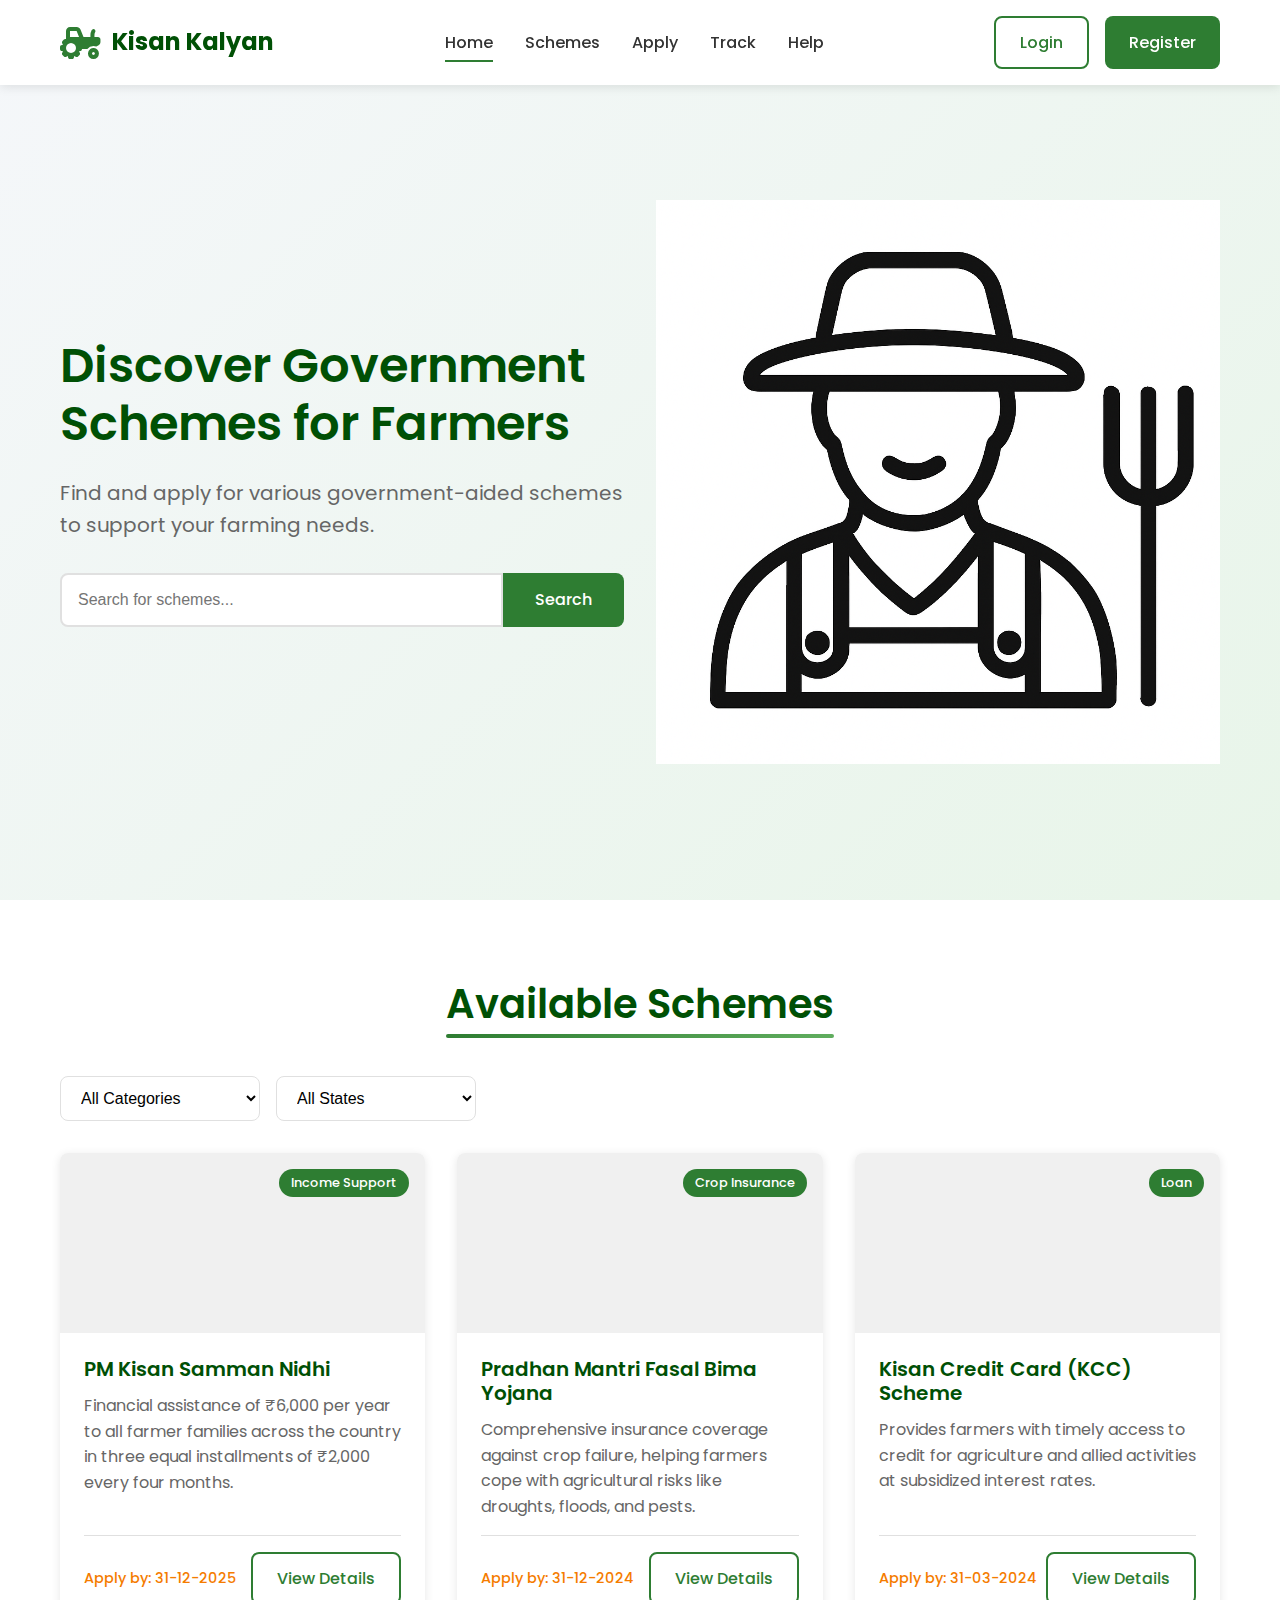
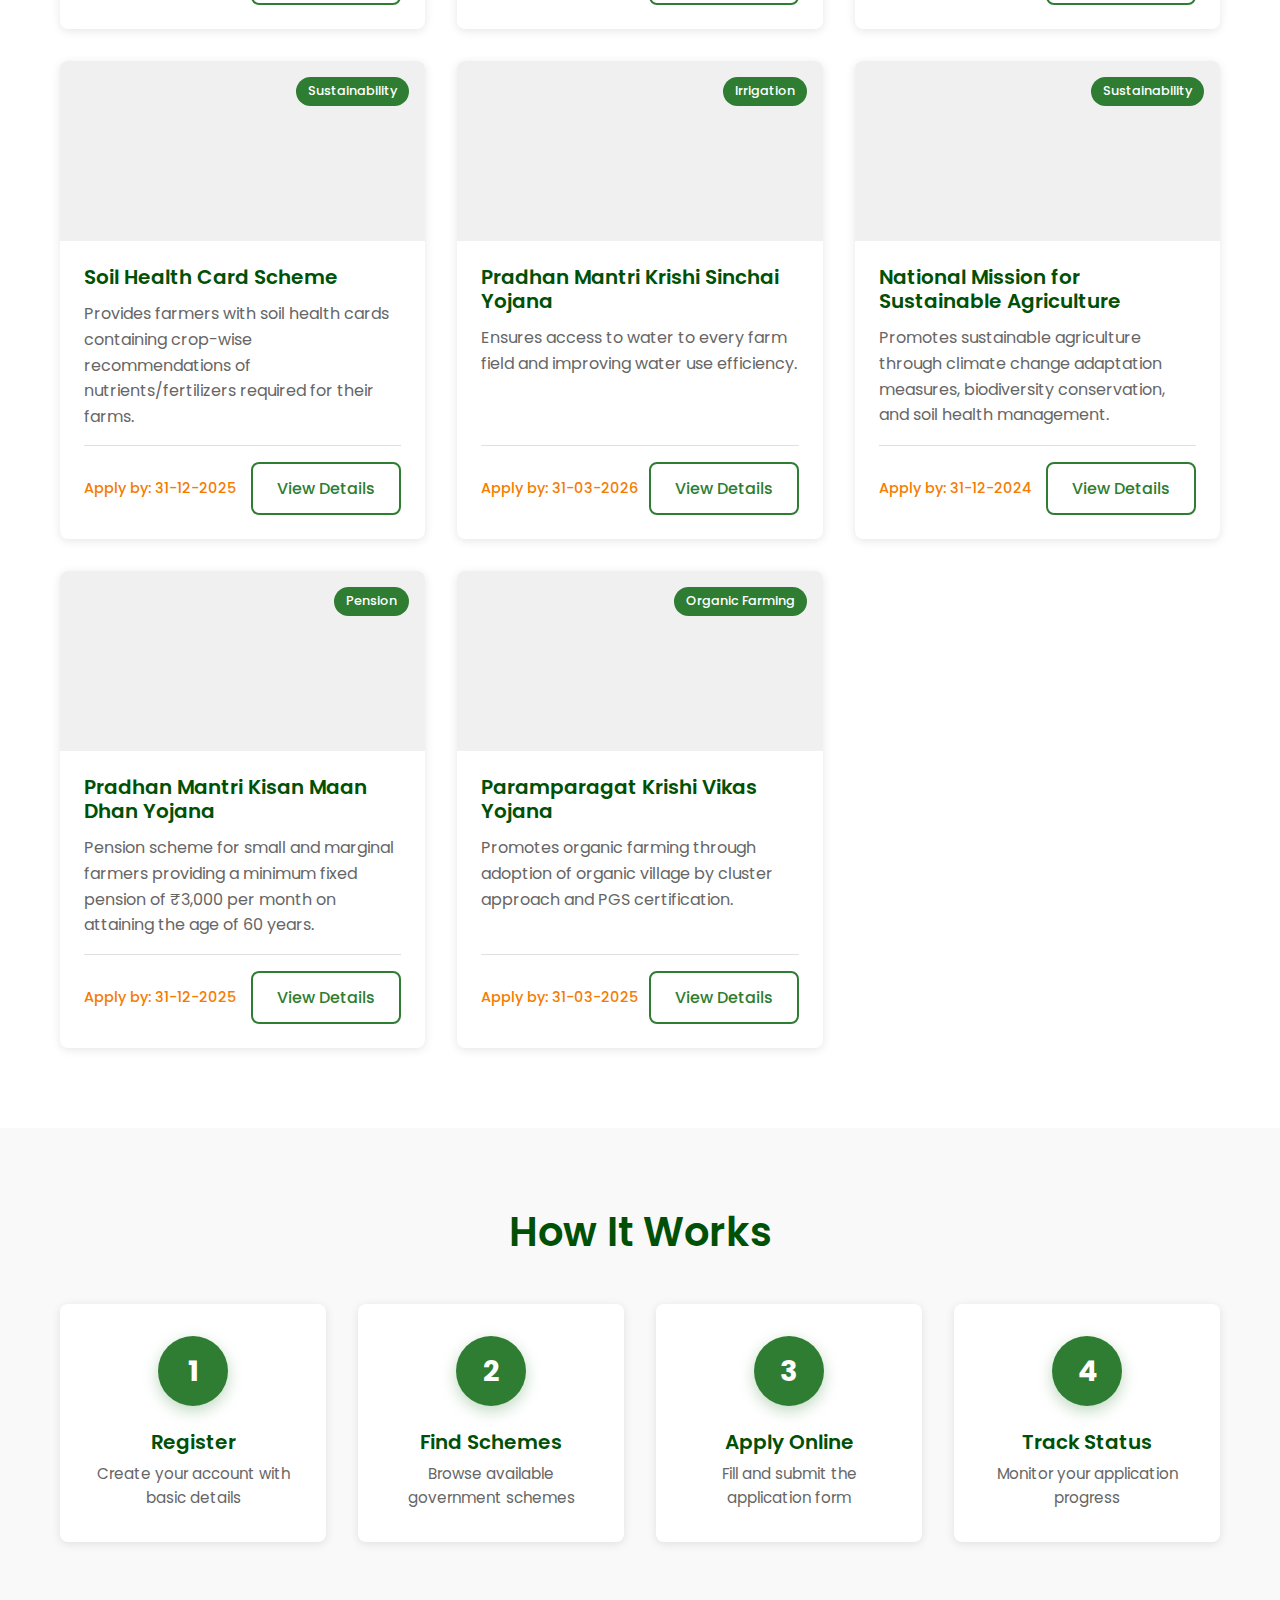
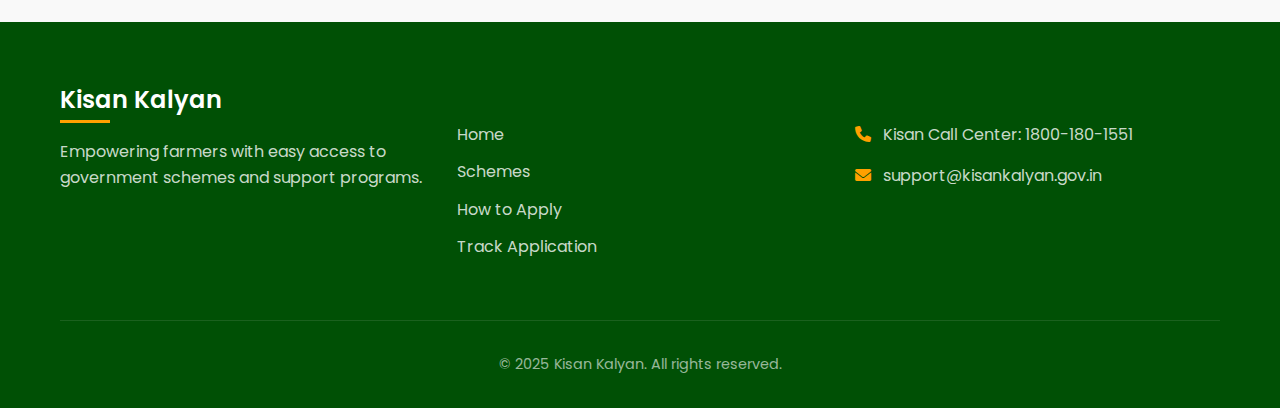
<file: intership - task 2/index.html>
<!DOCTYPE html>
<html lang="en">
<head>
    <meta charset="UTF-8">
    <meta name="viewport" content="width=device-width, initial-scale=1.0">
    <title>Kisan Kalyan - Farmer Schemes Portal</title>
    <link rel="stylesheet" href="https://cdnjs.cloudflare.com/ajax/libs/font-awesome/6.0.0-beta3/css/all.min.css">
    <link href="https://fonts.googleapis.com/css2?family=Poppins:wght@300;400;500;600;700&display=swap" rel="stylesheet">
    <link rel="stylesheet" href="css/style.css">
</head>
<body>
    <!-- Header -->
    <header class="header">
        <div class="container">
            <div class="logo">
                <i class="fas fa-tractor"></i>
                <h1>Kisan Kalyan</h1>
            </div>
            <nav class="nav">
                <ul>
                    <li><a href="#home" class="active">Home</a></li>
                    <li><a href="#schemes">Schemes</a></li>
                    <li><a href="#apply">Apply</a></li>
                    <li><a href="#track">Track</a></li>
                    <li><a href="#help">Help</a></li>
                </ul>
            </nav>
            <div class="auth-buttons">
                <button id="loginBtn" class="btn btn-outline">Login</button>
                <button id="registerBtn" class="btn btn-primary">Register</button>
            </div>
            <button class="mobile-menu-btn">
                <i class="fas fa-bars"></i>
            </button>
        </div>
    </header>

    <!-- Hero Section -->
    <section class="hero" id="home">
        <div class="container">
            <div class="hero-content">
                <h1>Discover Government Schemes for Farmers</h1>
                <p>Find and apply for various government-aided schemes to support your farming needs.</p>
                <div class="search-box">
                    <input type="text" placeholder="Search for schemes...">
                    <button class="btn btn-primary">Search</button>
                </div>
            </div>
            <div class="hero-image">
                <img src="a farmer standing in.png" alt="Farmer with crops">
            </div>
        </div>
    </section>

    <!-- Schemes Section -->
    <section class="schemes" id="schemes">
        <div class="container">
            <h2>Available Schemes</h2>
            <div class="filters">
                <select id="categoryFilter">
                    <option value="">All Categories</option>
                    <option value="subsidy">Subsidy</option>
                    <option value="loan">Loan</option>
                    <option value="insurance">Insurance</option>
                    <option value="training">Training</option>
                </select>
                <select id="stateFilter">
                    <option value="">All States</option>
                    <!-- Will be populated by JavaScript -->
                </select>
            </div>
            <div class="schemes-grid" id="schemesContainer">
                <!-- Schemes will be loaded here by JavaScript -->
            </div>
        </div>
    </section>

    <!-- How It Works -->
    <section class="how-it-works">
        <div class="container">
            <h2>How It Works</h2>
            <div class="steps">
                <div class="step">
                    <div class="step-icon">1</div>
                    <h3>Register</h3>
                    <p>Create your account with basic details</p>
                </div>
                <div class="step">
                    <div class="step-icon">2</div>
                    <h3>Find Schemes</h3>
                    <p>Browse available government schemes</p>
                </div>
                <div class="step">
                    <div class="step-icon">3</div>
                    <h3>Apply Online</h3>
                    <p>Fill and submit the application form</p>
                </div>
                <div class="step">
                    <div class="step-icon">4</div>
                    <h3>Track Status</h3>
                    <p>Monitor your application progress</p>
                </div>
            </div>
        </div>
    </section>

    <!-- Footer -->
    <footer class="footer">
        <div class="container">
            <div class="footer-content">
                <div class="footer-section">
                    <h3>Kisan Kalyan</h3>
                    <p>Empowering farmers with easy access to government schemes and support programs.</p>
                </div>
                <div class="footer-section">
                    <h4>Quick Links</h4>
                    <ul>
                        <li><a href="#home">Home</a></li>
                        <li><a href="#schemes">Schemes</a></li>
                        <li><a href="#apply">How to Apply</a></li>
                        <li><a href="#track">Track Application</a></li>
                    </ul>
                </div>
                <div class="footer-section">
                    <h4>Contact Us</h4>
                    <p><i class="fas fa-phone"></i> Kisan Call Center: 1800-180-1551</p>
                    <p><i class="fas fa-envelope"></i> support@kisankalyan.gov.in</p>
                </div>
            </div>
            <div class="footer-bottom">
                <p>&copy; 2025 Kisan Kalyan. All rights reserved.</p>
            </div>
        </div>
    </footer>

    <!-- Modals -->
    <div class="modal" id="loginModal">
        <div class="modal-content">
            <span class="close">&times;</span>
            <h2>Farmer Login</h2>
            <form id="loginForm">
                <div class="form-group">
                    <label for="loginPhone">Mobile Number</label>
                    <input type="tel" id="loginPhone" placeholder="Enter 10-digit mobile number" required>
                </div>
                <div class="form-group">
                    <label for="loginPassword">Password</label>
                    <input type="password" id="loginPassword" placeholder="Enter password" required>
                </div>
                <button type="submit" class="btn btn-primary btn-block">Login</button>
                <p class="text-center">Don't have an account? <a href="#" id="showRegister">Register here</a></p>
            </form>
        </div>
    </div>

    <div class="modal" id="registerModal">
        <div class="modal-content">
            <span class="close">&times;</span>
            <h2>Farmer Registration</h2>
            <form id="registerForm">
                <div class="form-group">
                    <label for="fullName">Full Name</label>
                    <input type="text" id="fullName" placeholder="Enter your full name" required>
                </div>
                <div class="form-group">
                    <label for="mobile">Mobile Number</label>
                    <input type="tel" id="mobile" placeholder="Enter 10-digit mobile number" required>
                </div>
                <div class="form-group">
                    <label for="aadhaar">Aadhaar Number</label>
                    <input type="text" id="aadhaar" placeholder="Enter 12-digit Aadhaar number" required>
                </div>
                <div class="form-group">
                    <label for="state">State</label>
                    <select id="state" required>
                        <option value="">Select State</option>
                        <!-- Will be populated by JavaScript -->
                    </select>
                </div>
                <div class="form-group">
                    <label for="district">District</label>
                    <select id="district" required disabled>
                        <option value="">Select District</option>
                    </select>
                </div>
                <div class="form-group">
                    <label for="village">Village</label>
                    <input type="text" id="village" placeholder="Enter your village name" required>
                </div>
                <div class="form-group">
                    <label for="password">Create Password</label>
                    <input type="password" id="password" placeholder="Create a strong password" required>
                </div>
                <div class="form-group">
                    <label for="confirmPassword">Confirm Password</label>
                    <input type="password" id="confirmPassword" placeholder="Confirm your password" required>
                </div>
                <button type="submit" class="btn btn-primary btn-block">Register</button>
                <p class="text-center">Already have an account? <a href="#" id="showLogin">Login here</a></p>
            </form>
        </div>
    </div>

    <!-- Toast Notification -->
    <div id="toast" class="toast"></div>

    <script src="js/data.js"></script>
    <script src="js/script.js"></script>
</body>
</html>
</file>
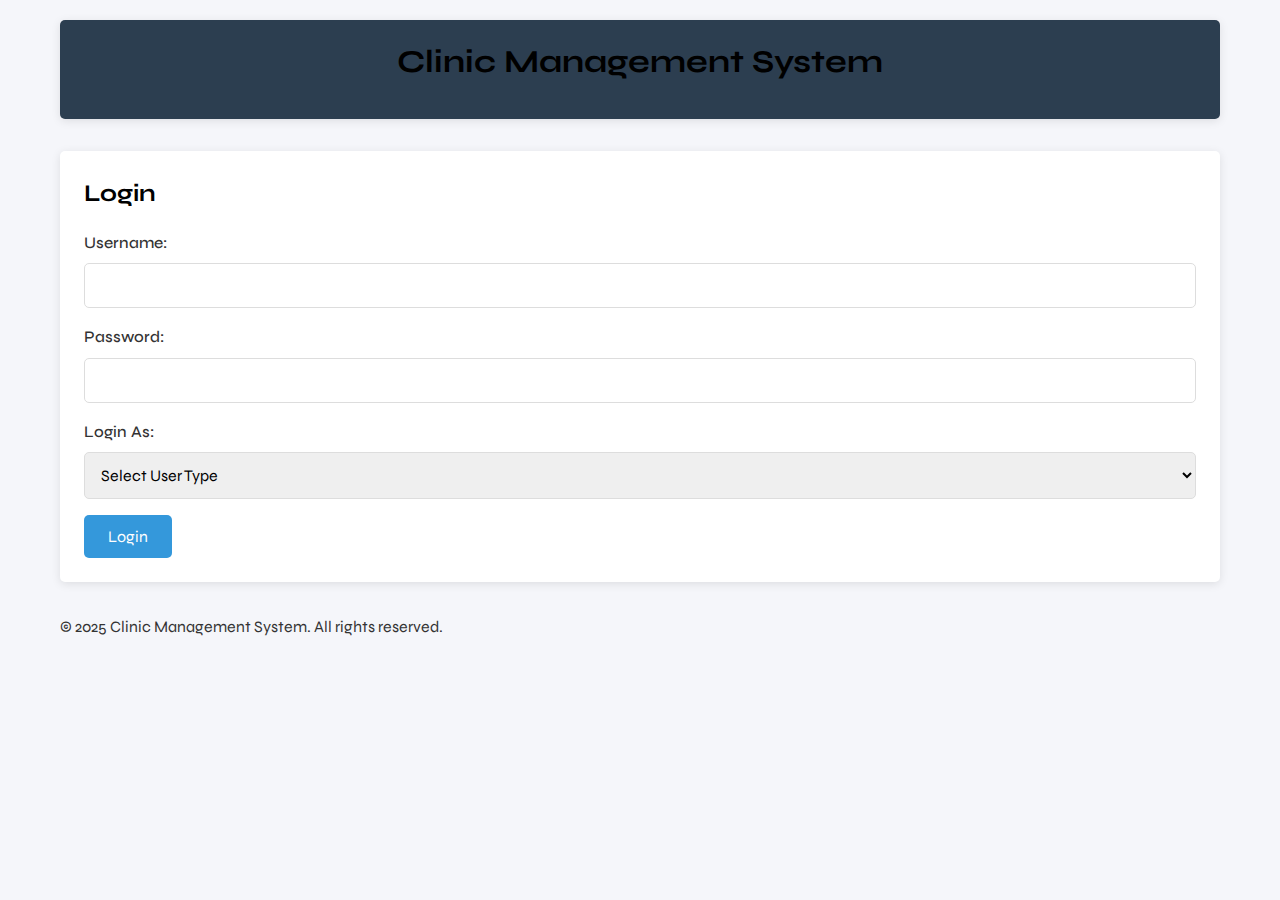
<file: intership task  -1/clinic-management-system/index.html>
<!DOCTYPE html>
<html lang="en">
<head>
    <meta charset="UTF-8">
    <meta name="viewport" content="width=device-width, initial-scale=1.0">
    <title>Clinic Management System</title>
    <link rel="stylesheet" href="css/style.css">
</head>
<body>
    <div class="container">
        <header>
            <h1>Clinic Management System</h1>
        </header>
        
        <main>
            <!-- Login Section -->
            <section id="login-section" class="card">
                <h2>Login</h2>
                <form id="login-form">
                    <div class="form-group">
                        <label for="username">Username:</label>
                        <input type="text" id="username" required>
                    </div>
                    <div class="form-group">
                        <label for="password">Password:</label>
                        <input type="password" id="password" required>
                    </div>
                    <div class="form-group">
                        <label for="user-type">Login As:</label>
                        <select id="user-type" required>
                            <option value="">Select User Type</option>
                            <option value="doctor">Doctor</option>
                            <option value="receptionist">Receptionist</option>
                        </select>
                    </div>
                    <button type="submit" class="btn btn-primary">Login</button>
                </form>
            </section>

            <!-- Dashboard Sections (initially hidden) -->
            <div id="dashboard" style="display: none;">
                <nav class="dashboard-nav">
                    <button id="logout-btn" class="btn btn-secondary">Logout</button>
                </nav>
                
                <!-- Doctor Dashboard -->
                <section id="doctor-dashboard" class="dashboard-section" style="display: none;">
                    <h2>Doctor Dashboard</h2>
                    <div class="dashboard-actions">
                        <button id="view-patients-btn" class="btn">View Patients</button>
                        <button id="view-appointments-btn" class="btn">View Appointments</button>
                    </div>
                    <div id="doctor-content" class="content-area">
                        <!-- Dynamic content will be loaded here -->
                    </div>
                </section>

                <!-- Receptionist Dashboard -->
                <section id="receptionist-dashboard" class="dashboard-section" style="display: none;">
                    <h2>Receptionist Dashboard</h2>
                    <div class="dashboard-actions">
                        <button id="register-patient-btn" class="btn">Register New Patient</button>
                        <button id="view-all-patients-btn" class="btn">View All Patients</button>
                        <button id="generate-bill-btn" class="btn">Generate Bill</button>
                    </div>
                    <div id="receptionist-content" class="content-area">
                        <!-- Dynamic content will be loaded here -->
                    </div>
                </section>
            </div>
        </main>

        <footer>
            <p>&copy; 2025 Clinic Management System. All rights reserved.</p>
        </footer>
    </div>

    <!-- Modals -->
    <div id="modal" class="modal">
        <div class="modal-content">
            <span class="close-btn">&times;</span>
            <div id="modal-body"></div>
        </div>
    </div>

    <script src="js/utils.js"></script>
    <script src="js/auth.js"></script>
    <script src="js/doctor.js"></script>
    <script src="js/receptionist.js"></script>
    <script src="js/app.js"></script>
</body>
</html>
</file>
<file: intership - task 2/css/style.css>
/* Base Styles */
:root {
    --primary-color: #2e7d32;
    --primary-light: #60ad5e;
    --primary-dark: #005005;
    --secondary-color: #ffa000;
    --text-color: #333;
    --text-light: #666;
    --bg-color: #f9f9f9;
    --white: #ffffff;
    --gray-light: #f0f0f0;
    --gray: #e0e0e0;
    --gray-dark: #757575;
    --error: #d32f2f;
    --success: #388e3c;
    --warning: #f57c00;
    --shadow: 0 2px 10px rgba(0, 0, 0, 0.1);
    --border-radius: 8px;
    --transition: all 0.3s ease;
}

* {
    margin: 0;
    padding: 0;
    box-sizing: border-box;
}

html {
    font-size: 16px;
    scroll-behavior: smooth;
}

body {
    font-family: 'Poppins', sans-serif;
    line-height: 1.6;
    color: var(--text-color);
    background-color: var(--bg-color);
    overflow-x: hidden;
}

.container {
    width: 100%;
    max-width: 1200px;
    margin: 0 auto;
    padding: 0 20px;
}

h1, h2, h3, h4, h5, h6 {
    font-weight: 600;
    line-height: 1.2;
    margin-bottom: 1rem;
    color: var(--primary-dark);
}

a {
    text-decoration: none;
    color: var(--primary-color);
    transition: var(--transition);
}

a:hover {
    color: var(--primary-dark);
}

img {
    max-width: 100%;
    height: auto;
    display: block;
}

ul {
    list-style: none;
}

/* Buttons */
.btn {
    display: inline-block;
    padding: 0.75rem 1.5rem;
    border: none;
    border-radius: var(--border-radius);
    font-size: 1rem;
    font-weight: 500;
    cursor: pointer;
    text-align: center;
    transition: var(--transition);
}

.btn-primary {
    background-color: var(--primary-color);
    color: var(--white);
    font-family: 'Poppins', sans-serif;
    font-weight: 500;
}

.btn-primary:hover {
    background-color: var(--primary-dark);
    font-family: 'Poppins', sans-serif;
    font-weight: 500;
    transform: translateY(-2px);
    box-shadow: 0 4px 12px rgba(46, 125, 50, 0.2);
}

.btn-outline {
    background-color: transparent;
    font-family: 'Poppins', sans-serif;
    font-weight: 500;
    border: 2px solid var(--primary-color);
    color: var(--primary-color);
}

.btn-outline:hover {
    background-color: var(--primary-color);
    color: var(--white);
}

.btn-block {
    display: block;
    width: 100%;
    padding: 0.75rem;
}

/* Header */
.header {
    background-color: var(--white);
    box-shadow: var(--shadow);
    position: fixed;
    width: 100%;
    top: 0;
    left: 0;
    z-index: 1000;
    padding: 1rem 0;
}

.header .container {
    display: flex;
    justify-content: space-between;
    align-items: center;
}

.logo {
    display: flex;
    align-items: center;
    gap: 0.75rem;
}

.logo i {
    font-size: 2rem;
    color: var(--primary-color);
}

.logo h1 {
    margin: 0;
    font-size: 1.5rem;
    font-weight: 700;
    color: var(--primary-dark);
}

.nav ul {
    display: flex;
    gap: 2rem;
}

.nav a {
    color: var(--text-color);
    font-weight: 500;
    padding: 0.5rem 0;
    position: relative;
}

.nav a::after {
    content: '';
    position: absolute;
    bottom: 0;
    left: 0;
    width: 0;
    height: 2px;
    background-color: var(--primary-color);
    transition: var(--transition);
}

.nav a:hover::after,
.nav a.active::after {
    width: 100%;
}

.auth-buttons {
    display: flex;
    gap: 1rem;
}

.mobile-menu-btn {
    display: none;
    background: none;
    border: none;
    font-size: 1.5rem;
    color: var(--primary-color);
    cursor: pointer;
}

/* Hero Section */
.hero {
    padding: 8rem 0 4rem;
    background: linear-gradient(135deg, #f5f7fa 0%, #e8f5e9 100%);
    min-height: 100vh;
    display: flex;
    align-items: center;
}

.hero .container {
    display: grid;
    grid-template-columns: 1fr 1fr;
    gap: 2rem;
    align-items: center;
}

.hero-content h1 {
    font-size: 3rem;
    margin-bottom: 1.5rem;
    color: var(--primary-dark);
}

.hero-content p {
    font-size: 1.25rem;
    color: var(--text-light);
    margin-bottom: 2rem;
}

.search-box {
    display: flex;
    max-width: 600px;
    margin-top: 2rem;
}

.search-box input {
    flex: 1;
    padding: 1rem;
    border: 2px solid var(--gray);
    border-radius: var(--border-radius) 0 0 var(--border-radius);
    font-size: 1rem;
    transition: var(--transition);
}

.search-box input:focus {
    outline: none;
    border-color: var(--primary-color);
}

.search-box .btn {
    border-radius: 0 var(--border-radius) var(--border-radius) 0;
    padding: 0 2rem;
}

.hero-image img {
    max-width: 100%;
    height: auto;
    animation: float 6s ease-in-out infinite;
}

@keyframes float {
    0% { transform: translateY(0px); }
    50% { transform: translateY(-20px); }
    100% { transform: translateY(0px); }
}

/* Schemes Section */
.schemes {
    padding: 5rem 0;
    background-color: var(--white);
}

.schemes h2 {
    text-align: center;
    font-size: 2.5rem;
    margin-bottom: 3rem;
    position: relative;
    display: inline-block;
    left: 50%;
    transform: translateX(-50%);
}

.schemes h2::after {
    content: '';
    position: absolute;
    bottom: -10px;
    left: 0;
    width: 100%;
    height: 4px;
    background: linear-gradient(90deg, var(--primary-color), var(--primary-light));
    border-radius: 2px;
}

.filters {
    display: flex;
    gap: 1rem;
    margin-bottom: 2rem;
    flex-wrap: wrap;
}

.filters select {
    padding: 0.75rem 1rem;
    border: 1px solid var(--gray);
    border-radius: var(--border-radius);
    font-size: 1rem;
    background-color: var(--white);
    min-width: 200px;
    cursor: pointer;
}

.schemes-grid {
    display: grid;
    grid-template-columns: repeat(auto-fill, minmax(300px, 1fr));
    gap: 2rem;
    margin-top: 2rem;
}

.scheme-card {
    background: var(--white);
    border-radius: var(--border-radius);
    overflow: hidden;
    box-shadow: var(--shadow);
    transition: var(--transition);
    display: flex;
    flex-direction: column;
}

.scheme-card:hover {
    transform: translateY(-5px);
    box-shadow: 0 10px 20px rgba(0, 0, 0, 0.1);
}

.scheme-image {
    height: 180px;
    background-color: var(--gray-light);
    background-size: cover;
    background-position: center;
    position: relative;
}

.scheme-category {
    position: absolute;
    top: 1rem;
    right: 1rem;
    background-color: var(--primary-color);
    color: white;
    padding: 0.25rem 0.75rem;
    border-radius: 20px;
    font-size: 0.8rem;
    font-weight: 500;
}

.scheme-content {
    padding: 1.5rem;
    flex: 1;
    display: flex;
    flex-direction: column;
}

.scheme-content h3 {
    font-size: 1.25rem;
    margin-bottom: 0.75rem;
    color: var(--primary-dark);
}

.scheme-description {
    color: var(--text-light);
    margin-bottom: 1rem;
    flex: 1;
}

.scheme-meta {
    display: flex;
    justify-content: space-between;
    align-items: center;
    margin-top: auto;
    padding-top: 1rem;
    border-top: 1px solid var(--gray);
}

.scheme-deadline {
    font-size: 0.9rem;
    color: var(--warning);
    font-weight: 500;
}

/* How It Works Section */
.how-it-works {
    padding: 5rem 0;
    background-color: var(--bg-color);
}

.how-it-works h2 {
    text-align: center;
    font-size: 2.5rem;
    margin-bottom: 3rem;
}

.steps {
    display: grid;
    grid-template-columns: repeat(auto-fit, minmax(200px, 1fr));
    gap: 2rem;
    text-align: center;
}

.step {
    padding: 2rem 1.5rem;
    background: var(--white);
    border-radius: var(--border-radius);
    box-shadow: var(--shadow);
    transition: var(--transition);
}

.step:hover {
    transform: translateY(-5px);
}

.step-icon {
    width: 70px;
    height: 70px;
    background: var(--primary-color);
    color: white;
    border-radius: 50%;
    display: flex;
    align-items: center;
    justify-content: center;
    font-size: 1.8rem;
    font-weight: 700;
    margin: 0 auto 1.5rem;
    box-shadow: 0 5px 15px rgba(46, 125, 50, 0.3);
}

.step h3 {
    font-size: 1.25rem;
    margin-bottom: 0.5rem;
}

.step p {
    color: var(--text-light);
    font-size: 0.95rem;
}

/* Footer */
.footer {
    background-color: var(--primary-dark);
    color: var(--white);
    padding: 4rem 0 2rem;
}

.footer-content {
    display: grid;
    grid-template-columns: repeat(auto-fit, minmax(250px, 1fr));
    gap: 2rem;
    margin-bottom: 3rem;
}

.footer-section h3 {
    color: var(--white);
    font-size: 1.5rem;
    margin-bottom: 1.5rem;
    position: relative;
    display: inline-block;
}

.footer-section h3::after {
    content: '';
    position: absolute;
    bottom: -8px;
    left: 0;
    width: 50px;
    height: 3px;
    background-color: var(--secondary-color);
}

.footer-section p {
    margin-bottom: 1rem;
    color: rgba(255, 255, 255, 0.8);
}

.footer-section ul li {
    margin-bottom: 0.75rem;
}

.footer-section a {
    color: rgba(255, 255, 255, 0.8);
    transition: var(--transition);
}

.footer-section a:hover {
    color: var(--secondary-color);
    padding-left: 5px;
}

.footer-section i {
    margin-right: 0.5rem;
    color: var(--secondary-color);
}

.footer-bottom {
    text-align: center;
    padding-top: 2rem;
    border-top: 1px solid rgba(255, 255, 255, 0.1);
    color: rgba(255, 255, 255, 0.6);
    font-size: 0.9rem;
}

/* Modal */
.modal {
    display: none;
    position: fixed;
    top: 0;
    left: 0;
    width: 100%;
    height: 100%;
    background-color: rgba(0, 0, 0, 0.5);
    z-index: 2000;
    justify-content: center;
    align-items: center;
    padding: 1rem;
}

.modal-content {
    background-color: var(--white);
    border-radius: var(--border-radius);
    width: 100%;
    max-width: 500px;
    padding: 2rem;
    position: relative;
    animation: modalFadeIn 0.3s;
    max-height: 90vh;
    overflow-y: auto;
}

@keyframes modalFadeIn {
    from {
        opacity: 0;
        transform: translateY(-50px);
    }
    to {
        opacity: 1;
        transform: translateY(0);
    }
}

.close {
    position: absolute;
    top: 1rem;
    right: 1.5rem;
    font-size: 1.8rem;
    color: var(--gray-dark);
    cursor: pointer;
    transition: var(--transition);
}

.close:hover {
    color: var(--error);
    transform: rotate(90deg);
}

.modal h2 {
    text-align: center;
    margin-bottom: 2rem;
    color: var(--primary-dark);
}

.form-group {
    margin-bottom: 1.5rem;
}

.form-group label {
    display: block;
    margin-bottom: 0.5rem;
    font-weight: 500;
    color: var(--text-color);
}

.form-group input,
.form-group select {
    width: 100%;
    padding: 0.75rem 1rem;
    border: 1px solid var(--gray);
    border-radius: var(--border-radius);
    font-size: 1rem;
    transition: var(--transition);
}

.form-group input:focus,
.form-group select:focus {
    outline: none;
    border-color: var(--primary-color);
    box-shadow: 0 0 0 3px rgba(46, 125, 50, 0.2);
}

.text-center {
    text-align: center;
}

/* Toast Notification */
.toast {
    position: fixed;
    bottom: 2rem;
    right: 2rem;
    background-color: var(--success);
    color: white;
    padding: 1rem 2rem;
    border-radius: var(--border-radius);
    box-shadow: 0 4px 12px rgba(0, 0, 0, 0.15);
    transform: translateY(100px);
    opacity: 0;
    transition: all 0.3s ease;
    z-index: 3000;
    max-width: 350px;
}

.toast.show {
    transform: translateY(0);
    opacity: 1;
}

.toast.error {
    background-color: var(--error);
}

.toast.warning {
    background-color: var(--warning);
}

/* Responsive Styles */
@media (max-width: 992px) {
    .hero .container {
        grid-template-columns: 1fr;
        text-align: center;
    }
    
    .hero-content {
        order: 2;
    }
    
    .hero-image {
        order: 1;
        max-width: 500px;
        margin: 0 auto 2rem;
    }
    
    .search-box {
        margin: 0 auto 2rem;
    }
    
    .nav {
        display: none;
        position: absolute;
        top: 100%;
        left: 0;
        width: 100%;
        background-color: var(--white);
        padding: 1rem 0;
        box-shadow: 0 5px 10px rgba(0, 0, 0, 0.1);
    }
    
    .nav.active {
        display: block;
    }
    
    .nav ul {
        flex-direction: column;
        gap: 0;
    }
    
    .nav li {
        padding: 0.75rem 2rem;
    }
    
    .nav a {
        display: block;
        padding: 0.5rem 0;
    }
    
    .mobile-menu-btn {
        display: block;
    }
    
    .auth-buttons {
        display: none;
    }
    
    .steps {
        grid-template-columns: 1fr;
        max-width: 500px;
        margin: 0 auto;
    }
}

@media (max-width: 768px) {
    .hero {
        padding: 6rem 0 3rem;
    }
    
    .hero-content h1 {
        font-size: 2.2rem;
    }
    
    .hero-content p {
        font-size: 1.1rem;
    }
    
    .schemes h2,
    .how-it-works h2 {
        font-size: 2rem;
    }
    
    .filters {
        flex-direction: column;
    }
    
    .filters select {
        width: 100%;
    }
    
    .schemes-grid {
        grid-template-columns: 1fr;
    }
    
    .footer-content {
        grid-template-columns: 1fr;
    }
}

@media (max-width: 480px) {
    .logo h1 {
        font-size: 1.25rem;
    }
    
    .hero {
        padding: 5rem 0 2rem;
    }
    
    .hero-content h1 {
        font-size: 1.8rem;
    }
    
    .search-box {
        flex-direction: column;
    }
    
    .search-box input {
        border-radius: var(--border-radius);
        margin-bottom: 0.5rem;
    }
    
    .search-box .btn {
        border-radius: var(--border-radius);
        width: 100%;
    }
    
    .modal-content {
        padding: 1.5rem;
    }
}
</file>
<file: intership task  -1/clinic-management-system/css/style.css>
/* Syne Font for theme  */
@import url('https://fonts.googleapis.com/css2?family=Syne:wght@400..800&amp;display=swap');
/* Manrope Font for theme */
@import url('https://fonts.googleapis.com/css2?family=Manrope:wght@200..800&amp;display=swap');

/* Base Styles */
:root {
    --primary-color: #2c3e50;
    --secondary-color: #3498db;
    --accent-color: #e74c3c;
    --light-color: #ecf0f1;
    --dark-color: #2c3e50;
    --success-color: #2ecc71;
    --warning-color: #f39c12;
    --danger-color: #e74c3c;
    --border-radius: 5px;
    --box-shadow: 0 2px 10px rgba(0, 0, 0, 0.1);
}

* {
    margin: 0;
    padding: 0;
    box-sizing: border-box;
    font-family: 'Syne', sans-serif;
}

body {
    background-color: #f5f6fa;
    color: #333;
    line-height: 1.6;
}

.container {
    max-width: 1200px;
    margin: 0 auto;
    padding: 20px;
}

header {
    background-color: var(--primary-color);
    color: white;
    padding: 1rem 0;
    text-align: center;
    margin-bottom: 2rem;
    border-radius: var(--border-radius);
    box-shadow: var(--box-shadow);
}

h1, h2, h3, h4 {
    margin-bottom: 1rem;
    color: #000000;
}


/* Card Styles */
.card {
    background: white;
    border-radius: var(--border-radius);
    padding: 1.5rem;
    margin-bottom: 2rem;
    box-shadow: var(--box-shadow);
}

/* Form Styles */
.form-group {
    margin-bottom: 1rem;
}

label {
    display: block;
    margin-bottom: 0.5rem;
    font-weight: 500;
}

input[type="text"],
input[type="password"],
input[type="email"],
input[type="number"],
select,
textarea {
    width: 100%;
    padding: 0.75rem;
    border: 1px solid #ddd;
    border-radius: var(--border-radius);
    font-size: 1rem;
    transition: border-color 0.3s;
}

input:focus,
select:focus,
textarea:focus {
    outline: none;
    border-color: var(--secondary-color);
}

/* Button Styles */
.btn {
    display: inline-block;
    background: var(--secondary-color);
    color: white;
    border: none;
    padding: 0.75rem 1.5rem;
    border-radius: var(--border-radius);
    cursor: pointer;
    font-size: 1rem;
    transition: background-color 0.3s;
    text-decoration: none;
    text-align: center;
}

.btn:hover {
    background-color: #2980b9;
}

.btn-primary {
    background-color: var(--secondary-color);
}

.btn-secondary {
    background-color: #95a5a6;
}

.btn-success {
    background-color: var(--success-color);
}

.btn-warning {
    background-color: var(--warning-color);
}

.btn-danger {
    background-color: var(--danger-color);
}

/* Dashboard Styles */
.dashboard-nav {
    display: flex;
    justify-content: flex-end;
    margin-bottom: 1.5rem;
}

.dashboard-actions {
    display: flex;
    gap: 1rem;
    margin-bottom: 1.5rem;
    flex-wrap: wrap;
}

.content-area {
    background: white;
    padding: 1.5rem;
    border-radius: var(--border-radius);
    box-shadow: var(--box-shadow);
}

/* Table Styles */
table {
    width: 100%;
    border-collapse: collapse;
    margin: 1rem 0;
}

th, td {
    padding: 0.75rem;
    text-align: left;
    border-bottom: 1px solid #ddd;
}

th {
    background-color: var(--primary-color);
    color: white;
}

tr:nth-child(even) {
    background-color: #f9f9f9;
}

tr:hover {
    background-color: #f1f1f1;
}

/* Modal Styles */
.modal {
    display: none;
    position: fixed;
    top: 0;
    left: 0;
    width: 100%;
    height: 100%;
    background-color: rgba(0, 0, 0, 0.5);
    z-index: 1000;
    justify-content: center;
    align-items: center;
}

.modal-content {
    background-color: white;
    padding: 2rem;
    border-radius: var(--border-radius);
    width: 90%;
    max-width: 600px;
    max-height: 90vh;
    overflow-y: auto;
    position: relative;
}

.close-btn {
    position: absolute;
    top: 10px;
    right: 15px;
    font-size: 1.5rem;
    cursor: pointer;
    color: #666;
}

.close-btn:hover {
    color: #000;
}

/* Responsive Design */
@media (max-width: 768px) {
    .container {
        padding: 10px;
    }
    
    .dashboard-actions {
        flex-direction: column;
        gap: 0.5rem;
    }
    
    .btn {
        width: 100%;
        margin-bottom: 0.5rem;
    }
    
    table {
        display: block;
        overflow-x: auto;
    }
}

/* Utility Classes */
.text-center {
    text-align: center;
}

.mt-1 { margin-top: 0.5rem; }
.mt-2 { margin-top: 1rem; }
.mt-3 { margin-top: 1.5rem; }
.mb-1 { margin-bottom: 0.5rem; }
.mb-2 { margin-bottom: 1rem; }
.mb-3 { margin-bottom: 1.5rem; }
</file>
